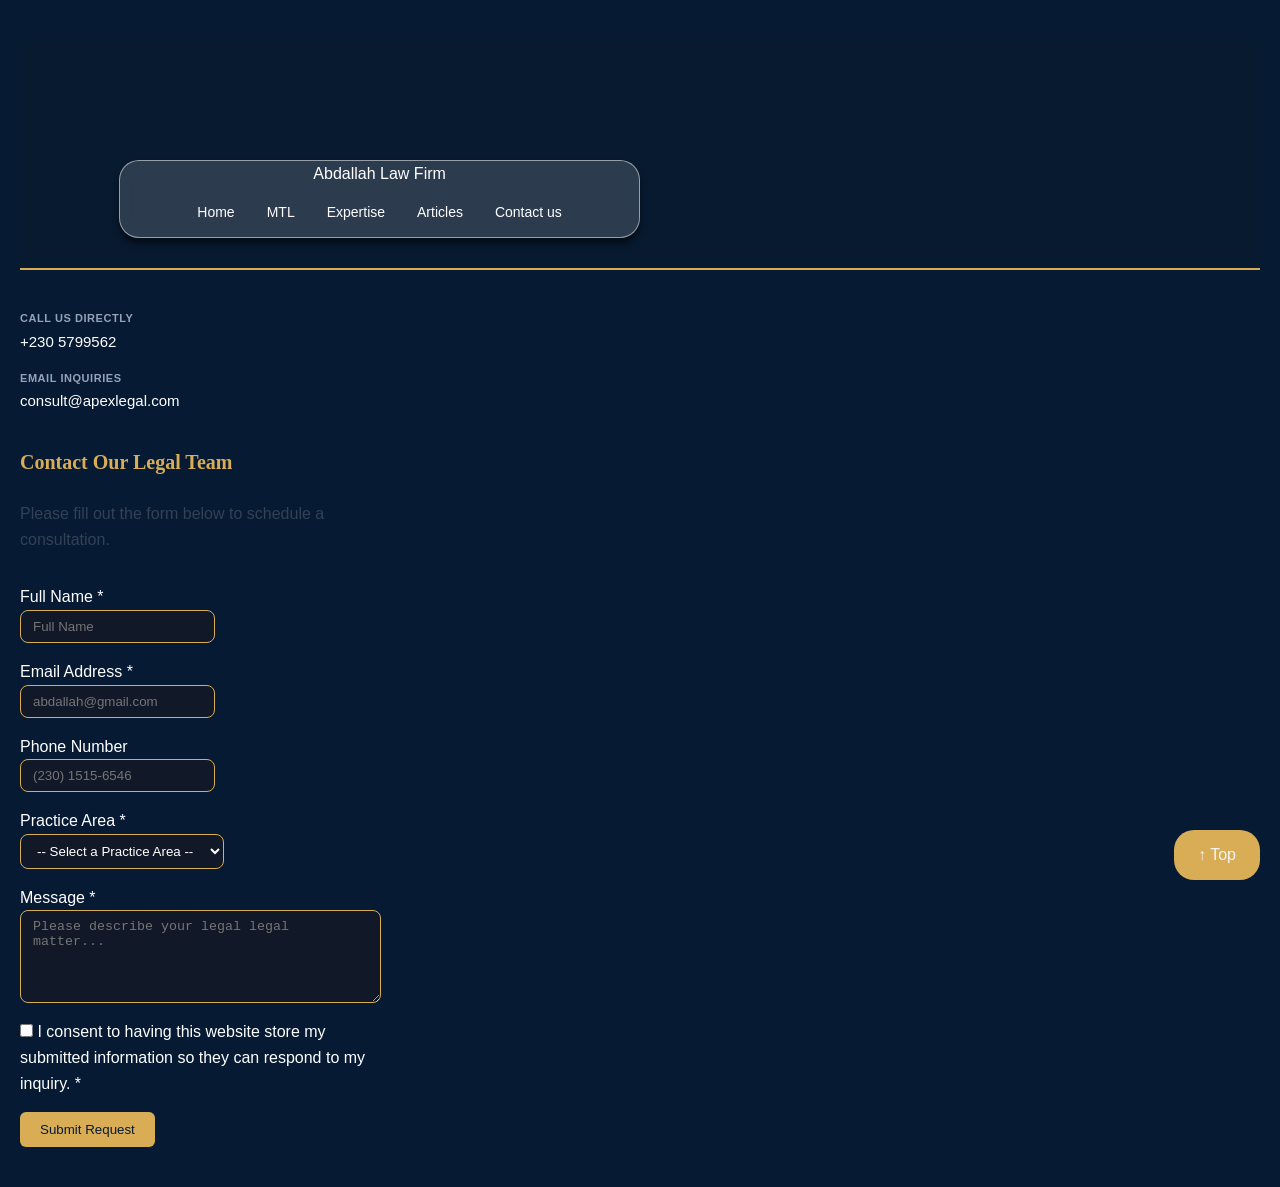
<file: contact.html>
<html lang="en">
    <link rel="stylesheet" href="style.css">

<head>

<meta charset="UTF-8">
<meta name="viewport" content="width=device-width, initial-scale=1.0">

<title>Abdallah Law Firm</title>

</head>

  <body>
    <header>

   


   <nav class="nav">
    <div class="logo">Abdallah Law Firm</div>
      
<ul>


   <li><a href="index.html">Home</a></li>
    <li><a href="meet-the-lawyer.html">MTL</a></li>
    <li><a href="Expertise.html">Expertise</a></li>
    <li><a href="articles.html">Articles</a></li>
    <li><a href="contact.html">Contact us</a></li>
   

</ul>
   </nav>
   </hr>
</header>
<div id="top"></div>

 <div class="contact-list">

    
    <div class="text-group">
      <div>Call Us Directly</div>
      <a href="tel:+230 5799562">+230 5799562</a>
    </div>

   
    <div class="text-group">
      <div>Email Inquiries</div>
      <a href="abdallah@gmail.com">consult@apexlegal.com</a>
    </div>

    

  <h2 style="color: #d8ad55;">Contact Our Legal Team</h2>
  <p>Please fill out the form below to schedule a consultation.</p>

  <form action="#" method="post">
    
   
    <p>
      <label for="fullname"; style="color: #ffffff;">Full Name *</label><br>
      <input type="text" id="fullname" name="fullname" required placeholder="Full Name">
    </p>

   
    <p>
      <label for="email"; style="color: #ffffff;">Email Address *</label><br>
      <input type="email" id="email" name="email" required placeholder="abdallah@gmail.com">
    </p>


    <p>
      <label for="phone"; style="color: #ffffff;">Phone Number</label><br>
      <input type="tel" id="phone" name="phone" placeholder="(230) 1515-6546">
    </p>

   
    <p>
      <label for="practice_area"; style="color: #ffffff;">Practice Area *</label><br>
      <select id="practice_area" name="practice_area" required>
        <option value="" disabled selected>-- Select a Practice Area --</option>
        <option value="Family Law">Family Law</option>
        <option value="Criminal Law">Criminal Law</option>
        <option value="Labour/Employment Law">Labour/Employment Law</option>
        <option value="Tenancy and Rental Law">Tenancy and Rental Law</option>
        <option value="Commercial Law">Commercial Law</option>
        <option value="Contractual Disputes">Contractual Disputes</option>
        <option value="Litigation and Arbitration">Litigation and Arbitration</option>
        <option value="Mediation">Mediation</option>
        <option value="Contract Drafting">Contract Drafting</option>
      </select>
    </p>

    <p>
      <label for="message"; style="color: #ffffff;">Message *</label><br>
      <textarea id="message" name="message" rows="5" cols="40" required placeholder="Please describe your legal legal matter..."></textarea>
    </p>


    <p>
      <input type="checkbox" id="consent" name="consent" required>
      <label for="consent"; style="color: #ffffff;">I consent to having this website store my submitted information so they can respond to my inquiry. *</label>
    </p>

   
    <p>
      <button type="submit" style="background-color: #d8ad55; color: #061a33; border: none; padding: 10px 20px; border-radius: 6px; cursor: pointer; transition: background-color 0.2s ease; ">Submit Request</button>
    </p>

  </form>

  <a href="#top" class="back-to-top-button">↑ Top</a>

</body>
</file>
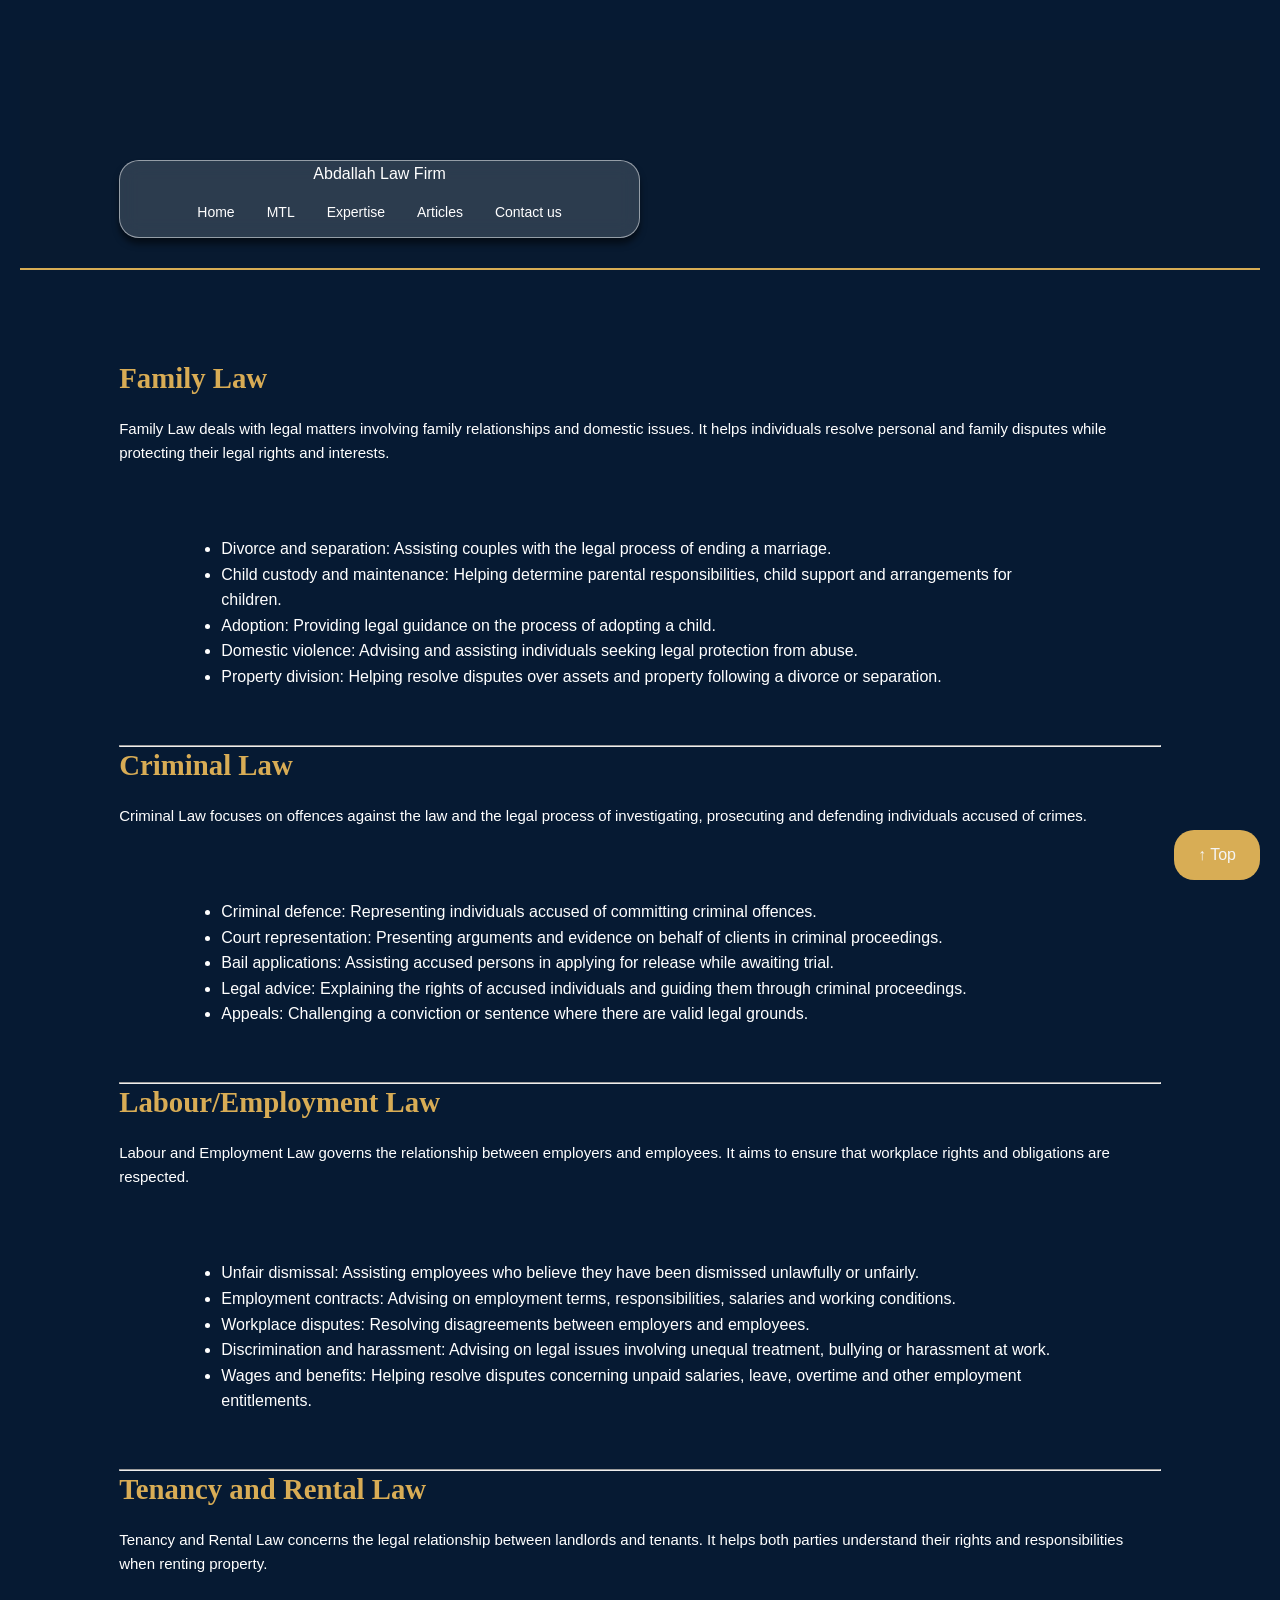
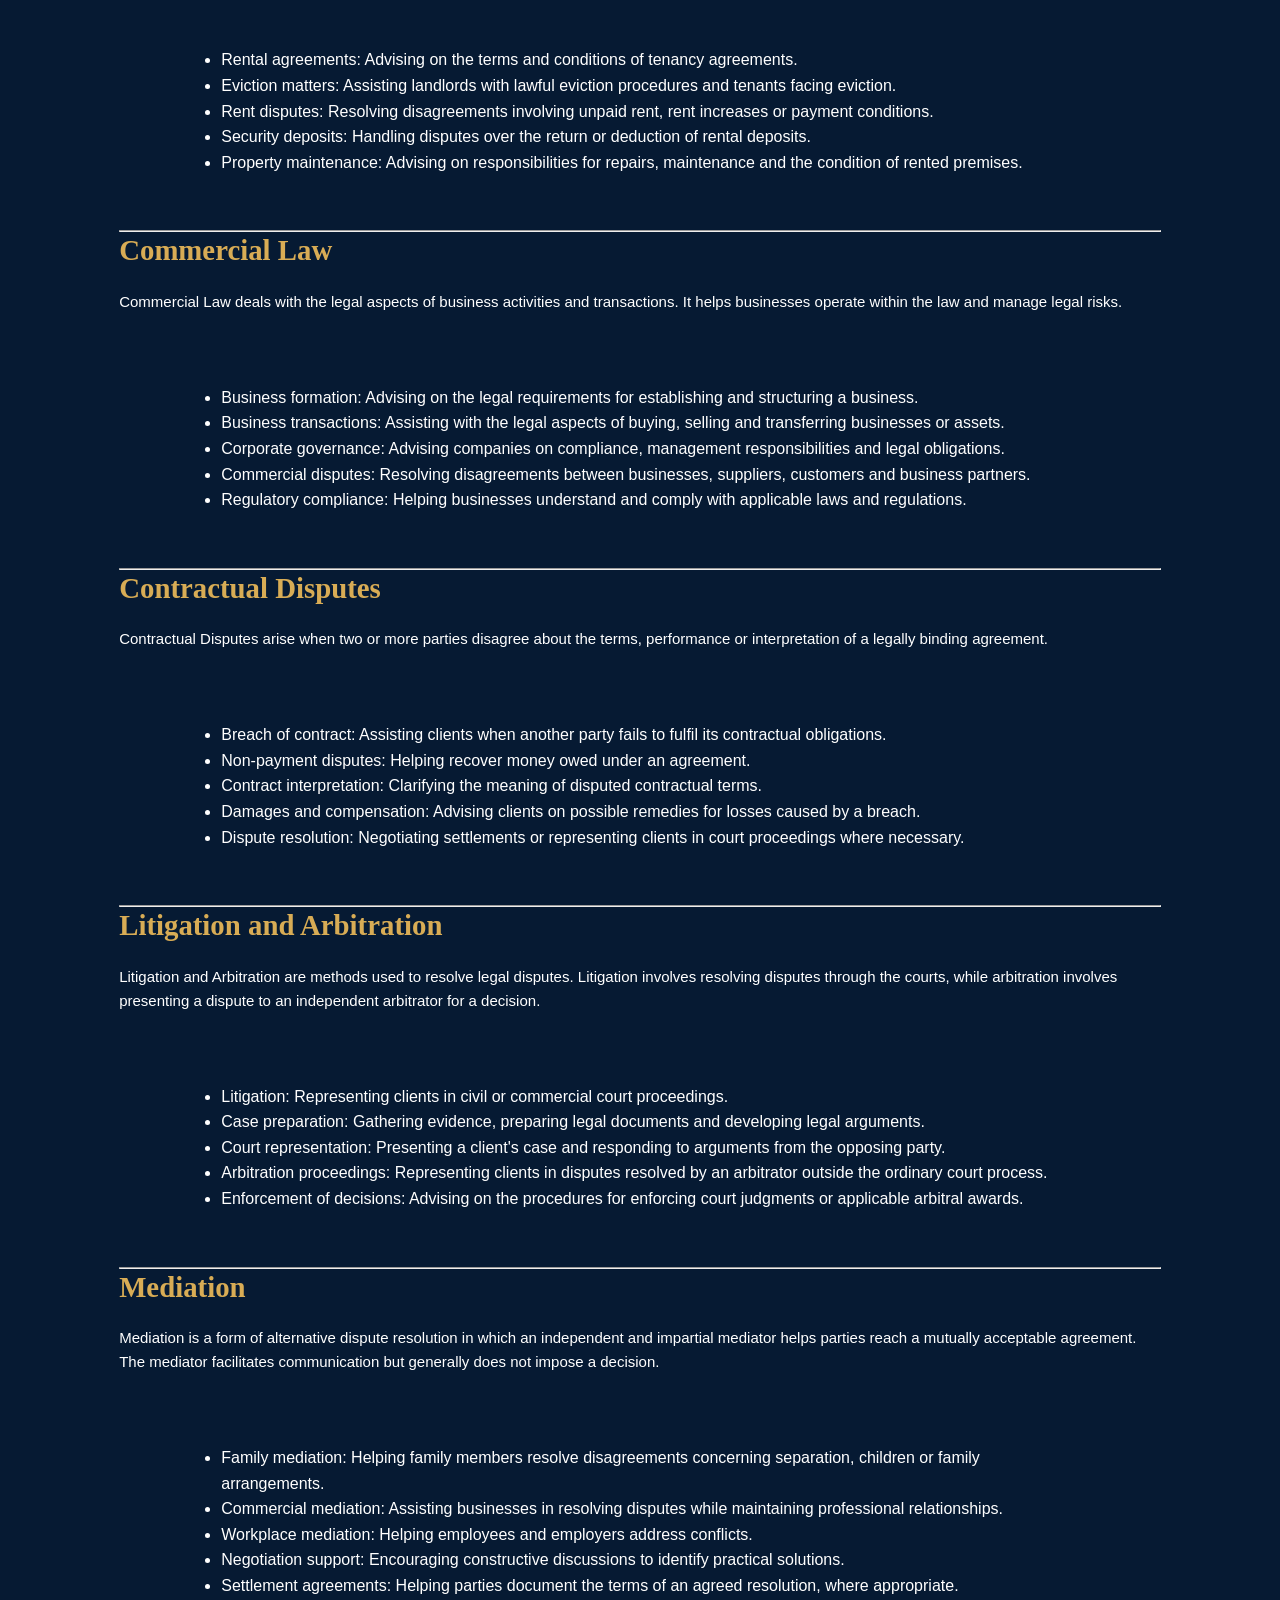
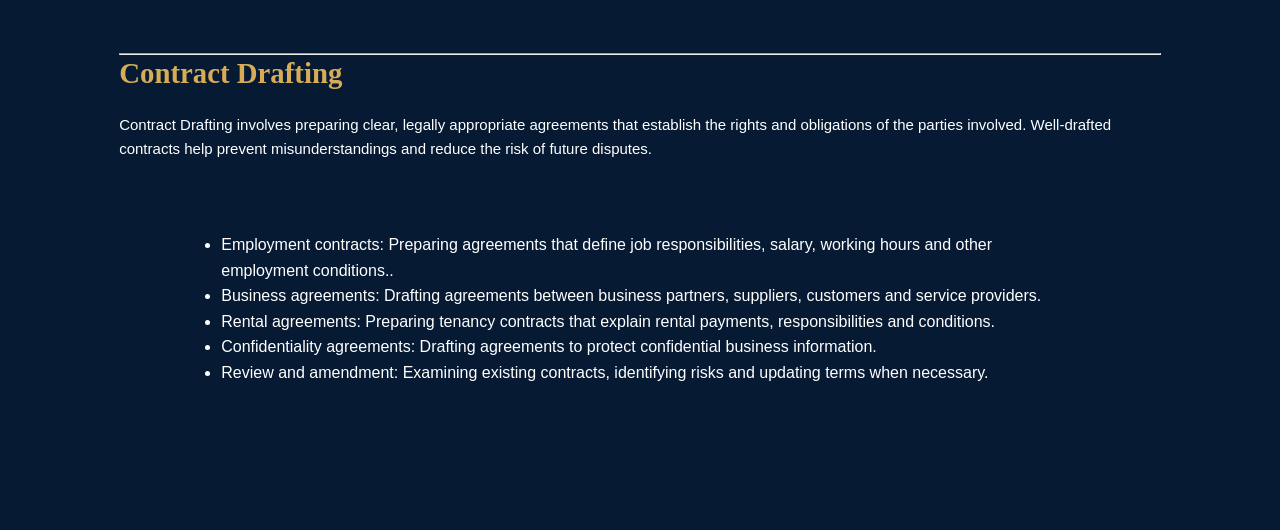
<file: expertise.html>
<html lang="en">
    <link rel="stylesheet" href="style.css">

<head>

<meta charset="UTF-8">
<meta name="viewport" content="width=device-width, initial-scale=1.0">

<title>Abdallah Law Firm</title>



</head>

  <body>
    <header>

   


     <nav class="nav">
    <div class="logo">Abdallah Law Firm</div>
      
<ul>


   <li><a href="index.html">Home</a></li>
    <li><a href="meet-the-lawyer.html">MTL</a></li>
    <li><a href="Expertise.html">Expertise</a></li>
    <li><a href="articles.html">Articles</a></li>
    <li><a href="contact.html">Contact us</a></li>
   

</ul>
   </nav>
   </hr>
</header>
 <div id="top"></div>

<section id = "expertise">

<h1>Family Law</h1>
<p>Family Law deals with legal matters involving family relationships and domestic issues. It helps individuals resolve personal and family disputes while protecting their legal rights and interests.</p>


<article>

<ul>
<li>Divorce and separation: Assisting couples with the legal process of ending a marriage.</li>
<li>Child custody and maintenance: Helping determine parental responsibilities, child support and arrangements for children.</li>
<li>Adoption: Providing legal guidance on the process of adopting a child.</li>
<li>Domestic violence: Advising and assisting individuals seeking legal protection from abuse.</li>
<li>Property division: Helping resolve disputes over assets and property following a divorce or separation.</li>

</article>
</ul>
<hr>

<h1>Criminal Law</h1>
<p> Criminal Law focuses on offences against the law and the legal process of investigating, prosecuting and defending individuals accused of crimes.</p>


<article>

<ul>
<li>Criminal defence: Representing individuals accused of committing criminal offences.</li>
<li>Court representation: Presenting arguments and evidence on behalf of clients in criminal proceedings.</li>
<li>Bail applications: Assisting accused persons in applying for release while awaiting trial.</li>
<li>Legal advice: Explaining the rights of accused individuals and guiding them through criminal proceedings.</li>
<li>Appeals: Challenging a conviction or sentence where there are valid legal grounds.</li>

</article>
</ul>
<hr>

<h1>Labour/Employment Law</h1>
<p>Labour and Employment Law governs the relationship between employers and employees. It aims to ensure that workplace rights and obligations are respected.</p>


<article>

<ul>
<li>Unfair dismissal: Assisting employees who believe they have been dismissed unlawfully or unfairly.</li>
<li>Employment contracts: Advising on employment terms, responsibilities, salaries and working conditions.</li>
<li>Workplace disputes: Resolving disagreements between employers and employees.</li>
<li>Discrimination and harassment: Advising on legal issues involving unequal treatment, bullying or harassment at work.</li>
<li>Wages and benefits: Helping resolve disputes concerning unpaid salaries, leave, overtime and other employment entitlements.</li>

</article>
</ul>
<hr>

<h1>Tenancy and Rental Law</h1>
<p>Tenancy and Rental Law concerns the legal relationship between landlords and tenants. It helps both parties understand their rights and responsibilities when renting property.</p>


<article>

<ul>
<li>Rental agreements: Advising on the terms and conditions of tenancy agreements.</li>
<li>Eviction matters: Assisting landlords with lawful eviction procedures and tenants facing eviction.</li>
<li>Rent disputes: Resolving disagreements involving unpaid rent, rent increases or payment conditions.</li>
<li>Security deposits: Handling disputes over the return or deduction of rental deposits.</li>
<li>Property maintenance: Advising on responsibilities for repairs, maintenance and the condition of rented premises.</li>

</article>
</ul>
<hr>

<h1>Commercial Law</h1>
<p>Commercial Law deals with the legal aspects of business activities and transactions. It helps businesses operate within the law and manage legal risks.</p>


<article>

<ul>
<li>Business formation: Advising on the legal requirements for establishing and structuring a business.</li>
<li>Business transactions: Assisting with the legal aspects of buying, selling and transferring businesses or assets.</li>
<li>Corporate governance: Advising companies on compliance, management responsibilities and legal obligations.</li>
<li>Commercial disputes: Resolving disagreements between businesses, suppliers, customers and business partners.</li>
<li>Regulatory compliance: Helping businesses understand and comply with applicable laws and regulations.</li>

</article>
</ul>
<hr>

<h1>Contractual Disputes</h1>
<p>Contractual Disputes arise when two or more parties disagree about the terms, performance or interpretation of a legally binding agreement.</p>


<article>

<ul>
<li>Breach of contract: Assisting clients when another party fails to fulfil its contractual obligations.</li>
<li>Non-payment disputes: Helping recover money owed under an agreement.</li>
<li>Contract interpretation: Clarifying the meaning of disputed contractual terms.</li>
<li>Damages and compensation: Advising clients on possible remedies for losses caused by a breach.</li>
<li>Dispute resolution: Negotiating settlements or representing clients in court proceedings where necessary.</li>

</article>
</ul>
<hr>

<h1>Litigation and Arbitration</h1>
<p>Litigation and Arbitration are methods used to resolve legal disputes. Litigation involves resolving disputes through the courts, while arbitration involves presenting a dispute to an independent arbitrator for a decision.</p>


<article>

<ul>
<li>Litigation: Representing clients in civil or commercial court proceedings.</li>
<li>Case preparation: Gathering evidence, preparing legal documents and developing legal arguments.</li>
<li>Court representation: Presenting a client's case and responding to arguments from the opposing party.</li>
<li>Arbitration proceedings: Representing clients in disputes resolved by an arbitrator outside the ordinary court process.</li>
<li>Enforcement of decisions: Advising on the procedures for enforcing court judgments or applicable arbitral awards.</li>

</article>
</ul>
<hr>

<h1>Mediation</h1>
<p>Mediation is a form of alternative dispute resolution in which an independent and impartial mediator helps parties reach a mutually acceptable agreement. The mediator facilitates communication but generally does not impose a decision.</p>


<article>

<ul>
<li>Family mediation: Helping family members resolve disagreements concerning separation, children or family arrangements.</li>
<li>Commercial mediation: Assisting businesses in resolving disputes while maintaining professional relationships.</li>
<li>Workplace mediation: Helping employees and employers address conflicts.</li>
<li>Negotiation support: Encouraging constructive discussions to identify practical solutions.</li>
<li>Settlement agreements: Helping parties document the terms of an agreed resolution, where appropriate.</li>

</article>
</ul>
<hr> 

<h1>Contract Drafting</h1>
<p>Contract Drafting involves preparing clear, legally appropriate agreements that establish the rights and obligations of the parties involved. Well-drafted contracts help prevent misunderstandings and reduce the risk of future disputes.</p>


<article>

<ul>
<li>Employment contracts: Preparing agreements that define job responsibilities, salary, working hours and other employment conditions..</li>
<li>Business agreements: Drafting agreements between business partners, suppliers, customers and service providers.</li>
<li>Rental agreements: Preparing tenancy contracts that explain rental payments, responsibilities and conditions.</li>
<li>Confidentiality agreements: Drafting agreements to protect confidential business information.</li>
<li>Review and amendment: Examining existing contracts, identifying risks and updating terms when necessary.</li>

</article>
</ul>
</section>

<a href="#top" class="back-to-top-button">↑ Top</a>


</body>
</html>
</file>
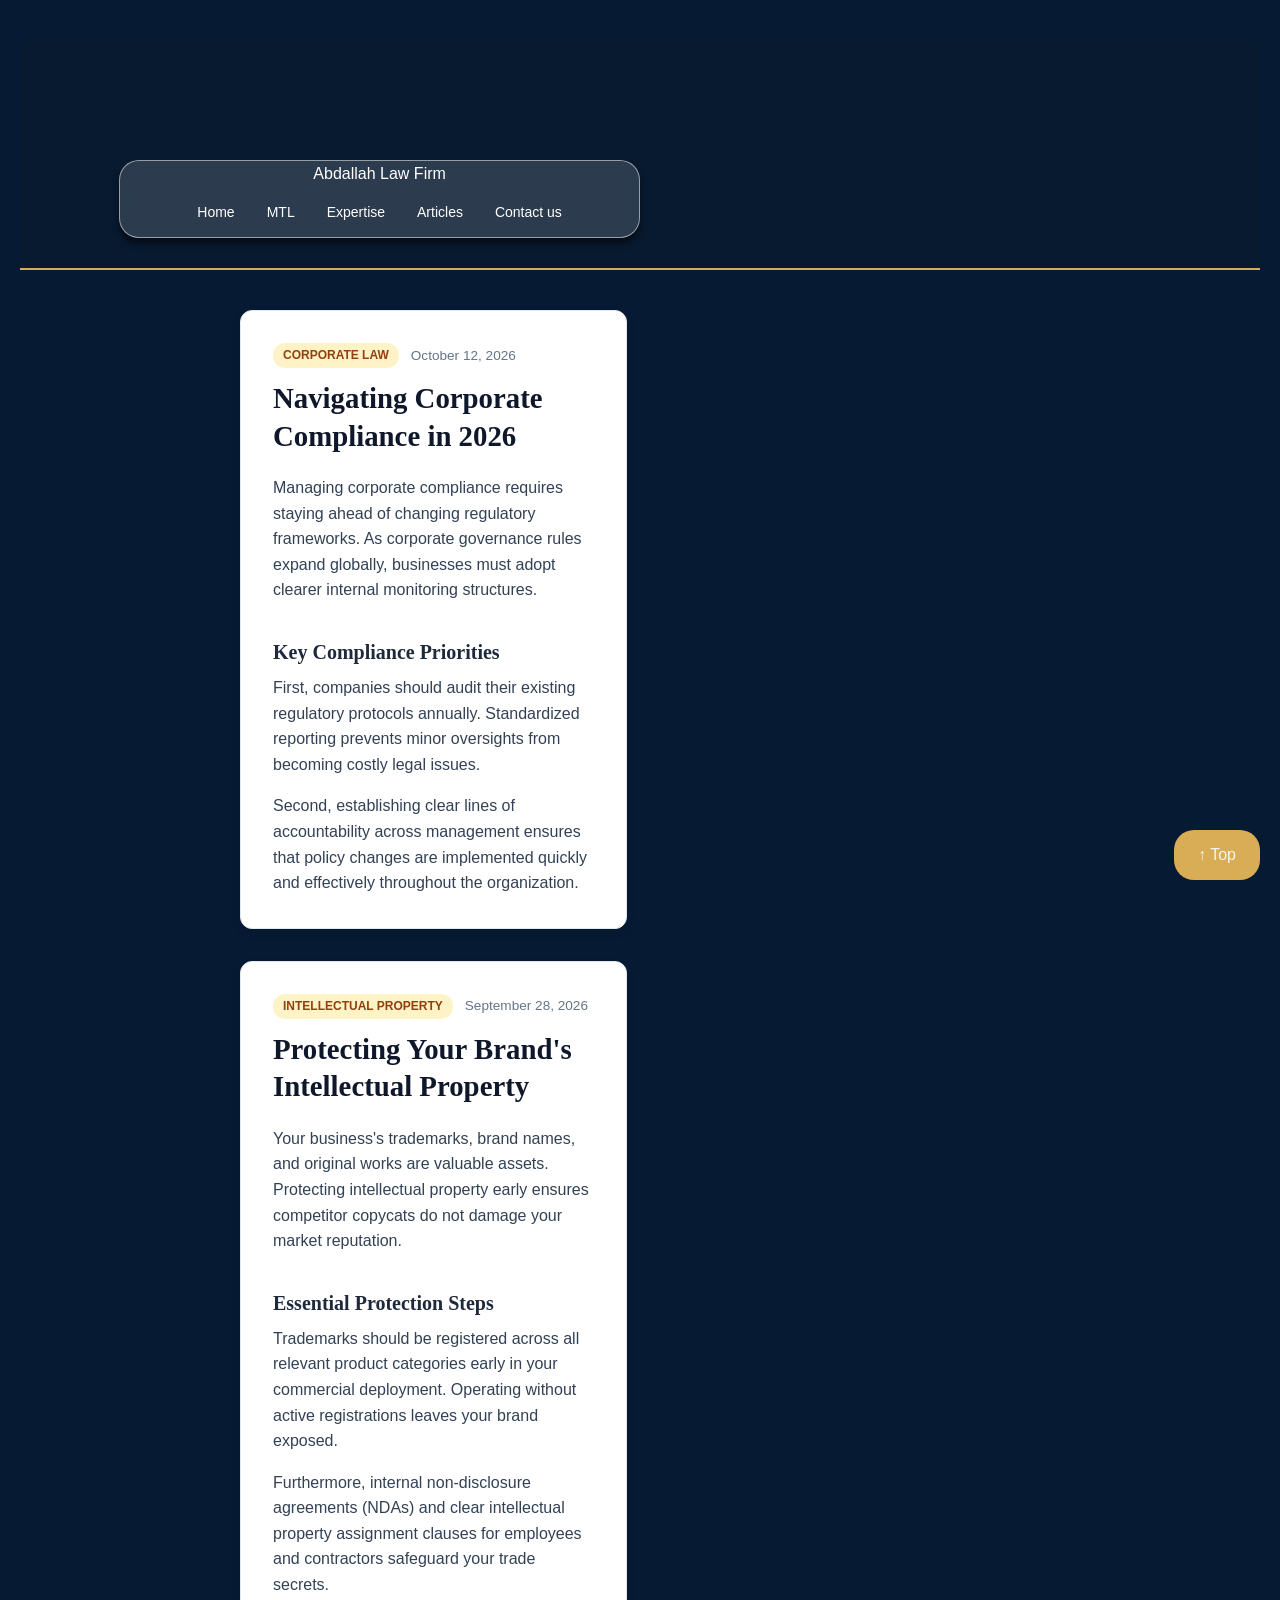
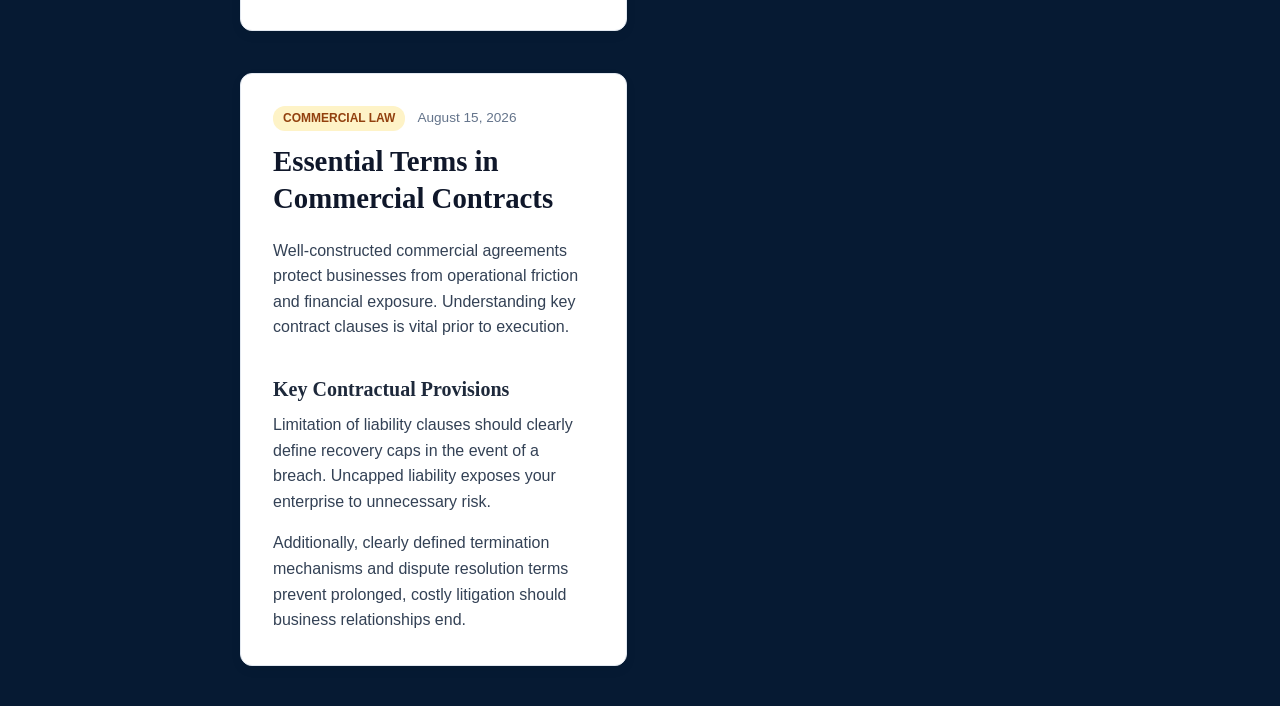
<file: full-article.html>
<html lang="en">
    <link rel="stylesheet" href="style.css">

<head>

<meta charset="UTF-8">
<meta name="viewport" content="width=device-width, initial-scale=1.0">

<title>Abdallah Law Firm</title>




</head>

</head>
<title>Legal Articles</title>
   
</head>
<body>
  <header>

   


     <nav class="nav">
    <div class="logo">Abdallah Law Firm</div>
      
<ul>


   <li><a href="index.html">Home</a></li>
    <li><a href="meet-the-lawyer.html">MTL</a></li>
    <li><a href="Expertise.html">Expertise</a></li>
    <li><a href="articles.html">Articles</a></li>
    <li><a href="contact.html">Contact us</a></li>
   

</ul>
   </nav>
   </hr>
</header>
<div id="top"></div>
    <div class="container">

        <!-- ARTICLE 1 -->
        <article class="article-card">
            <div class="article-meta">
                <span class="category-badge">Corporate Law</span>
                <span>October 12, 2026</span>
            </div>

            <h1>Navigating Corporate Compliance in 2026</h1>

            <p>Managing corporate compliance requires staying ahead of changing regulatory frameworks. As corporate governance rules expand globally, businesses must adopt clearer internal monitoring structures.</p>

            <h2>Key Compliance Priorities</h2>
            <p>First, companies should audit their existing regulatory protocols annually. Standardized reporting prevents minor oversights from becoming costly legal issues.</p>
            
            <p>Second, establishing clear lines of accountability across management ensures that policy changes are implemented quickly and effectively throughout the organization.</p>
        </article>

        <!-- ARTICLE 2 -->
        <article class="article-card">
            <div class="article-meta">
                <span class="category-badge">Intellectual Property</span>
                <span>September 28, 2026</span>
            </div>

            <h1>Protecting Your Brand's Intellectual Property</h1>

            <p>Your business's trademarks, brand names, and original works are valuable assets. Protecting intellectual property early ensures competitor copycats do not damage your market reputation.</p>

            <h2>Essential Protection Steps</h2>
            <p>Trademarks should be registered across all relevant product categories early in your commercial deployment. Operating without active registrations leaves your brand exposed.</p>
            
            <p>Furthermore, internal non-disclosure agreements (NDAs) and clear intellectual property assignment clauses for employees and contractors safeguard your trade secrets.</p>
        </article>

        <!-- ARTICLE 3 -->
        <article class="article-card">
            <div class="article-meta">
                <span class="category-badge">Commercial Law</span>
                <span>August 15, 2026</span>
            </div>

            <h1>Essential Terms in Commercial Contracts</h1>

            <p>Well-constructed commercial agreements protect businesses from operational friction and financial exposure. Understanding key contract clauses is vital prior to execution.</p>

            <h2>Key Contractual Provisions</h2>
            <p>Limitation of liability clauses should clearly define recovery caps in the event of a breach. Uncapped liability exposes your enterprise to unnecessary risk.</p>
            
            <p>Additionally, clearly defined termination mechanisms and dispute resolution terms prevent prolonged, costly litigation should business relationships end.</p>
        </article>

    </div>

    <a href="#top" class="back-to-top-button">↑ Top</a>
    
</body>
</html>
</file>
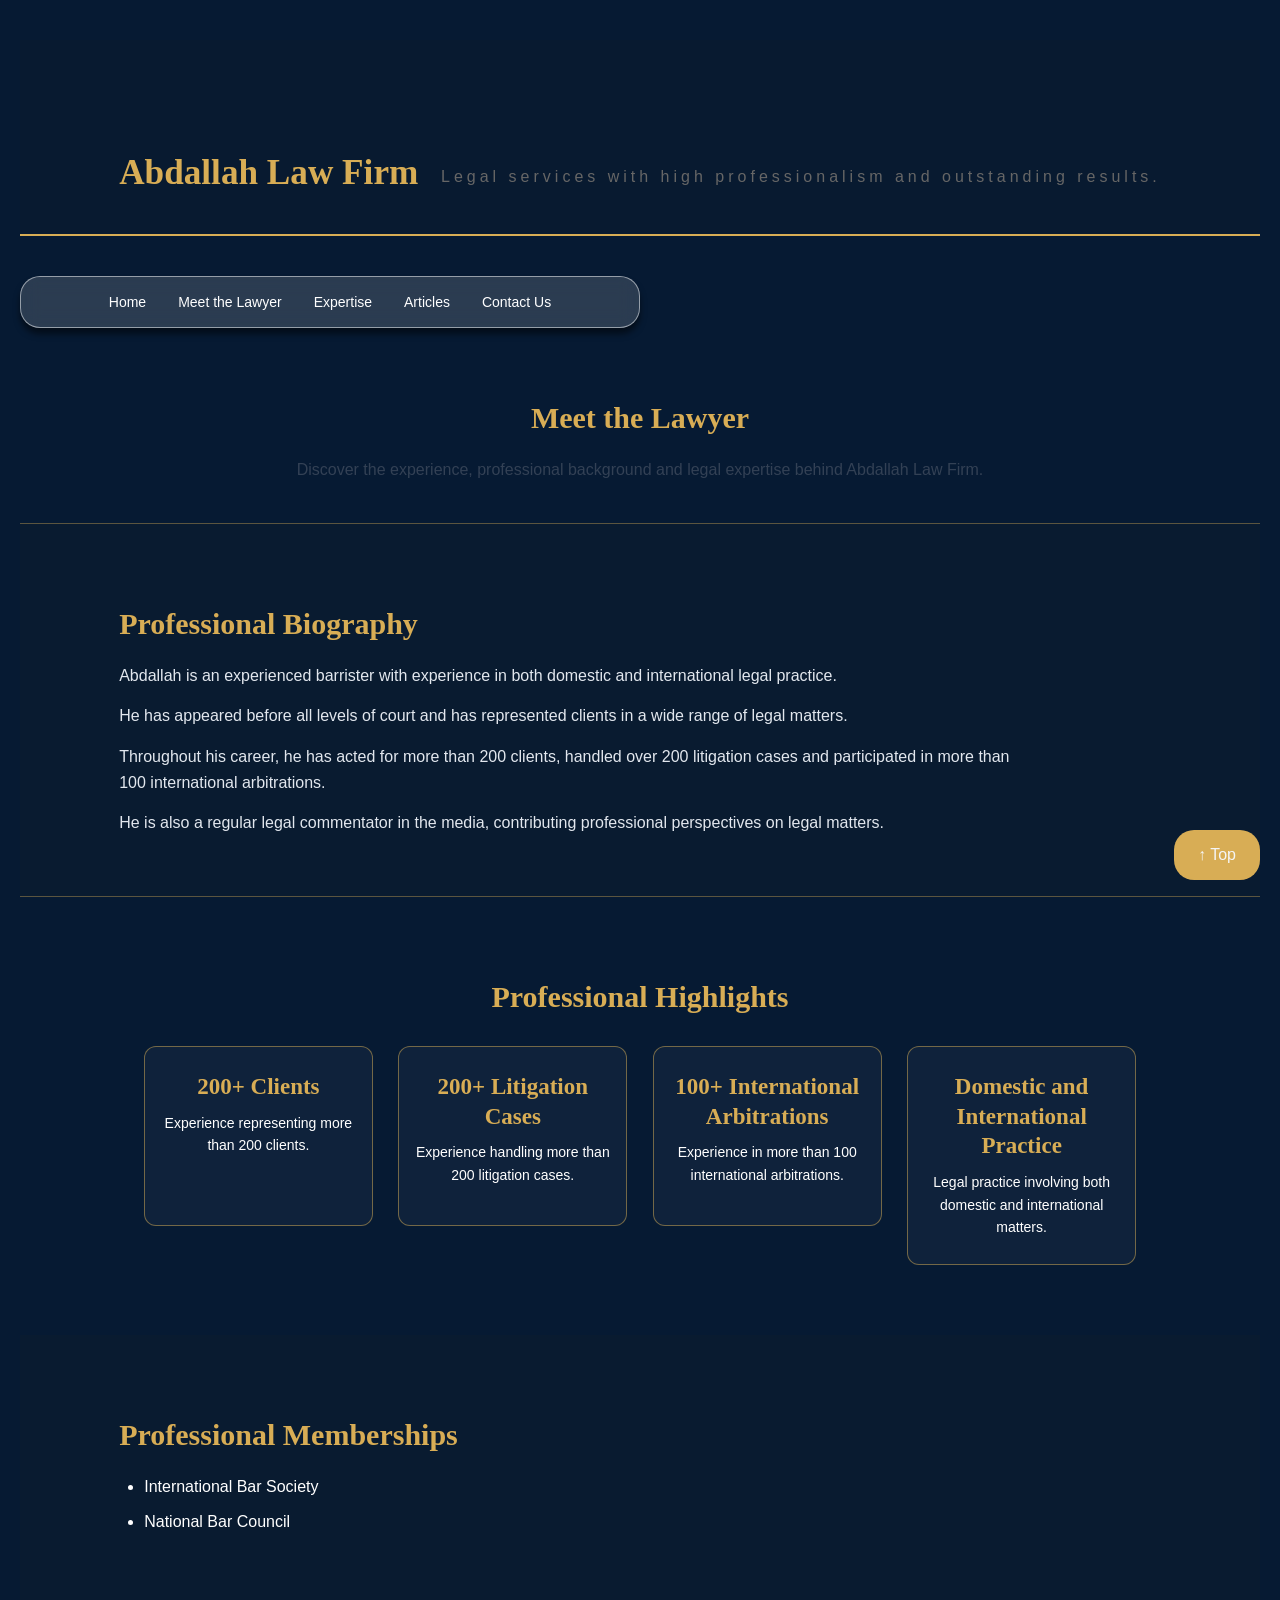
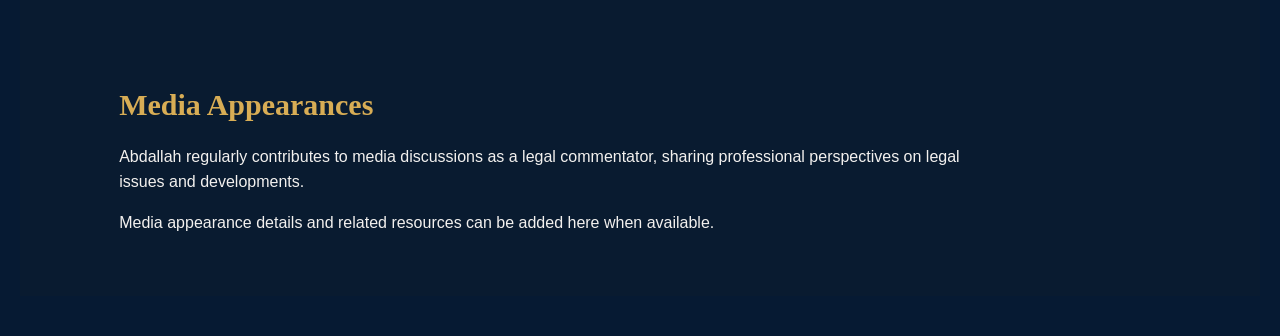
<file: meet-the-lawyer.html>
<html lang="en">
     <link rel="stylesheet" href="style.css">

<head>
    <meta charset="UTF-8">
    <meta name="viewport" content="width=device-width, initial-scale=1.0">

    <title>Meet the Lawyer | Abdallah Law Firm</title>
</head>

<body>

    
    <header>
        <h1>Abdallah Law Firm</h1>
        <p>Legal services with high professionalism and outstanding results.</p>
    </header>

  
    <nav class="nav">
        <ul>
            <li><a href="index.html">Home</a></li>
            <li><a href="meet-the-lawyer.html">Meet the Lawyer</a></li>
            <li><a href="expertise.html">Expertise</a></li>
            <li><a href="articles.html">Articles</a></li>
            <li><a href="contact.html">Contact Us</a></li>
        </ul>
    </nav>

    <!-- MAIN CONTENT -->
    <main>
   <div id="top"></div>
       
        <section id="introduction">
            <h2>Meet the Lawyer</h2>

            <p>
                Discover the experience, professional background and legal
                expertise behind Abdallah Law Firm.
            </p>
        </section>

      
        <section id="biography">
            <h2>Professional Biography</h2>

            <p>
                Abdallah is an experienced barrister with experience in both
                domestic and international legal practice.
            </p>

            <p>
                He has appeared before all levels of court and has represented
                clients in a wide range of legal matters.
            </p>

            <p>
                Throughout his career, he has acted for more than 200 clients,
                handled over 200 litigation cases and participated in more
                than 100 international arbitrations.
            </p>

            <p>
                He is also a regular legal commentator in the media,
                contributing professional perspectives on legal matters.
            </p>
        </section>

        
        <section id="highlights">
            <h2>Professional Highlights</h2>

            <article>
                <h3>200+ Clients</h3>
                <p>Experience representing more than 200 clients.</p>
            </article>

            <article>
                <h3>200+ Litigation Cases</h3>
                <p>Experience handling more than 200 litigation cases.</p>
            </article>

            <article>
                <h3>100+ International Arbitrations</h3>
                <p>Experience in more than 100 international arbitrations.</p>
            </article>

            <article>
                <h3>Domestic and International Practice</h3>
                <p>
                    Legal practice involving both domestic and international
                    matters.
                </p>
            </article>
        </section>

        <section id="memberships">
            <h2>Professional Memberships</h2>

            <ul>
                <li>International Bar Society</li>
                <li>National Bar Council</li>
            </ul>
        </section>

    
        <section id="media">
            <h2>Media Appearances</h2>

            <p>
                Abdallah regularly contributes to media discussions as a
                legal commentator, sharing professional perspectives on
                legal issues and developments.
            </p>

            <p>
                Media appearance details and related resources can be added
                here when available.
            </p>
        </section>

      <a href="#top" class="back-to-top-button">↑ Top</a>

</body>
</html>
</file>
<file: style.css>
.nav{
    margin-top:10;
     background-color: rgba(255, 255, 255, 0.15);
    backdrop-filter: blur(10px);
    position: relative;
    width: 50%;
    min-height: 50px;
    border: 1px solid rgba(255, 255, 255, 0.5);
    border-radius: 20px;
    box-shadow: 0 6px 6px rgba(0, 0, 0, 0.5);
    
   }
   .nav ul{
    list-style-type: none;
    margin: 0;
    padding: 0;
    display: flex;
    justify-content: center;
    align-items: center;
    flex-wrap: wrap;
   }

   .nav ul li{
    float: none;
   }
  
  .nav li a{
    display: block;
    color: white;
    padding: 14px 16px;
    text-decoration: none;
    font-size: 14px;
    transition: 0.3s;
   }
   .nav li a:hover{
    background-color: #d8ad55;
    color: #061a33;
    border-radius: 20px;
   }
   


* {
    margin: 0;
    padding: 0;
    box-sizing: border-box;
}

html {
    scroll-behavior: smooth;
}

body {
    font-family: Arial, Helvetica, sans-serif;
    background-color: #ffffff;
    color: #ffffff;
    line-height: 1.6;
}

h1,
h2,
h3 {
    font-family: Georgia, "Times New Roman", serif;
    line-height: 1.3;
}

h2 {
    font-size: 32px;
    margin-bottom: 20px;
}

p {
    margin-bottom: 15px;
    color: #ffffff;
}

a {
    text-decoration: none;
    color: inherit;
}

img {
    max-width: 100%;
    display: block;
}


header {
    background-color: #061a33;
    color: white;
    padding: 15px 6%;
    display: flex;
    justify-content: space-between;
    align-items: center;
    flex-wrap: wrap;
    gap: 20px;
    border-bottom: 2px solid #c99a3b;
}

header h2 {
    font-size: 28px;
    color: #d8ad55;
    margin-bottom: 0;
    letter-spacing: 2px;
}

header p {
    font-size: 11px;
    letter-spacing: 4px;
    margin-bottom: 0;
    color: #fbf9f9;
}



#hero {
    min-height: 450px;
    padding: 100px 8%;
    background:
        linear-gradient(
            90deg,
            rgba(3, 18, 38, 0.96),
            rgba(3, 18, 38, 0.65)
        ),
        url("https://images.unsplash.com/photo-1589829545856-d10d557cf95f")
        center / cover no-repeat;

    color: white;
}

#hero img {
    display: none;
}

#hero h1 {
    max-width: 650px;
    font-size: 48px;
    margin-bottom: 20px;
    color:#e9eaed
}

#hero p {
    max-width: 550px;
    font-size: 17px;
    margin-bottom: 25px;
    color:#e9eaed
}

#hero a {
    display: inline-block;
    padding: 12px 22px;
    margin: 5px 10px 5px 0;
    border: 1px solid #d8ad55;
    border-radius: 4px;
    transition: 0.3s ease;
}

#hero a:first-of-type {
    background-color: #d8ad55;
    color: #ebedec;
}

#hero a:last-of-type {
    color: white;
}

#hero a:hover {
    background-color: white;
    color: #061a33;
    border-color: white;
}



#about {
    padding: 70px 8%;
    background-color: #ffffff;
}

#about h2 {
    color: #061a33;
}

#about p {
    max-width: 850px;
    font-size: 16px;
  
}

#about a {
    display: inline-block;
    background-color: #0b3158;
    color: white;
    padding: 12px 22px;
    border-radius: 4px;
    transition: 0.3s ease;
}

#about a:hover {
    background-color: #d8ad55;
    color: #061a33;
}

#experience p{
    color: #fbfbfb;
}


#services {
    padding: 70px 8%;
    background-color: #f3f5f7;
    text-align: center;
}

#services > p {
    margin-bottom: 35px;
}

#services article {
    display: inline-block;
    vertical-align: top;
    width: 30%;
    min-height: 155px;
    padding: 25px 18px;
    margin: 1%;
    background-color: white;
    border: 1px solid #e2e5e9;
    border-radius: 6px;
    transition: transform 0.3s ease,
                box-shadow 0.3s ease;
}

#services article:hover {
    transform: translateY(-5px);
    box-shadow: 0 8px 20px rgba(6, 26, 51, 0.12);
}

#services article h3 {
    color: #0b3158;
    font-size: 19px;
    margin-bottom: 12px;
}

#services article p {
    font-size: 14px;
}

#services > a {
    display: inline-block;
    margin-top: 25px;
    padding: 12px 24px;
    background-color: #061a33;
    color: white;
    border-radius: 4px;
    transition: 0.3s ease;
}

#services > a:hover {
    background-color: #d8ad55;
    color: #061a33;
}




#experience {
    padding: 65px 8%;
    background-color: #061a33;
    color: rgb(255, 255, 255);
    text-align: center;
}

#experience h2 {
    color: #d8ad55;
}

#experience article {
    display: inline-block;
    width: 30%;
    margin: 20px 1%;
    padding: 20px 10px;
    border-right: 1px solid #526176;
}

#experience article:last-child {
    border-right: none;
}

#experience article h3 {
    font-size: 42px;
    color: #d8ad55;
}

#experience article p {
    font-size: 15px;
    color: rgb(253, 253, 253);
}



#why-us {
    padding: 70px 8%;
    text-align: center;
    background-color: white;
}

#why-us article {
    display: inline-block;
    vertical-align: top;
    width: 30%;
    padding: 25px 18px;
    margin: 1%;
    border-bottom: 2px solid #d8ad55;
}

#why-us article h3 {
    color: #feffff;
    margin-bottom: 12px;
}

#why-us article p {
    font-size: 14px;
    color: #fafafb;
}




#testimonials {
    padding: 70px 8%;
    background-color: #eef2f5;
    text-align: center;
}

#testimonials article {
    display: inline-block;
    vertical-align: top;
    width: 30%;
    padding: 25px;
    margin: 1%;
    background-color: white;
    border-radius: 6px;
    box-shadow: 0 3px 12px rgba(0, 0, 0, 0.05);
}

#testimonials blockquote {
    font-style: italic;
    font-size: 15px;
    margin-bottom: 15px;
}

#testimonials article p {
    font-size: 13px;
    color: #526176;
}



#location {
    padding: 70px 8%;
    background-color: white;
    display: flex;
    justify-content: flex-end;
    align-items: flex-end;
}

#location h2 {
    color: #061a33;
    justify-content: flex-start;
    align-items: flex-start;
}

#location iframe {
    display: block;
    width: 50%;
    height: 350px;
    border: 0;
    border-radius: 6px;
    margin-top: 25px;
}



#consultation {
    padding: 65px 8%;
    background-color: #0b3158;
    color: white;
    text-align: center;
}

#consultation h2 {
    color: #d8ad55;
}

#consultation a {
    display: inline-block;
    padding: 13px 28px;
    background-color: #d8ad55;
    color: #ffffff;
    border-radius: 4px;
    font-weight: bold;
    transition: 0.3s ease;
}

#consultation a:hover {
    background-color: white;
}



footer {
    padding: 50px 8%;
    background-color: #041326;
    color: white;
}

footer h2 {
    color: #d8ad55;
    margin-bottom: 5px;
}

footer h3 {
    color: #d8ad55;
    font-size: 18px;
    margin: 25px 0 12px;
}

footer p {
    font-size: 14px;
}

footer a {
    display: inline-block;
    margin: 5px 12px 5px 0;
    font-size: 14px;
    transition: color 0.3s ease;
}

footer a:hover {
    color: #d8ad55;
}

footer p:last-child {
    border-top: 1px solid #526176;
    padding-top: 20px;
    margin-top: 25px;
}




@media screen and (max-width: 480px) {

    header {
        padding: 20px 5%;
        flex-direction: column;
    }

    header h2 {
        font-size: 25px;
    }

    nav {
        gap: 10px 15px;
    }

    nav a {
        font-size: 13px;
    }

    #hero {
        min-height: auto;
        padding: 65px 6%;
    }

    #hero h1 {
        font-size: 32px;
    }

    #hero p {
        font-size: 15px;
    }

    #hero a {
        display: block;
        width: fit-content;
        margin: 12px 0;
    }

    #about,
    #services,
    #experience,
    #why-us,
    #testimonials,
    #location,
    #consultation {
        padding: 45px 6%;
    }

    h2 {
        font-size: 27px;
    }

    #services article,
    #why-us article,
    #testimonials article {
        display: block;
        width: 100%;
        margin: 20px 0;
    }

    #experience article {
        display: block;
        width: 100%;
        margin: 15px 0;
        border-right: none;
        border-bottom: 1px solid #526176;
    }

    #location iframe {
        height: 280px;
    }

    footer {
        padding: 40px 6%;
    }

}




/* =========================
   GENERAL SETTINGS(page 2,meet the lawyer)
========================= */

* {
    margin: 0;
    padding: 0;
    box-sizing: border-box;
}

html {
    scroll-behavior: smooth;
}

body  {
    font-family: Arial, Helvetica, sans-serif;
    background-color: #061426;
    color: #ffffff;
    line-height: 1.6;
}

h1, h2, h3 {
    font-family: Georgia, "Times New Roman", serif;
}

a {
    text-decoration: none;
    color: white;
}
#highlights article p {
    color: #ffffff;
}

#media p {
    color: #f3f1ef;
}

#memberships li {
    color: #ffffff;
}

/* =========================
   NAVIGATION BAR
========================= */
.nav{
    margin-top:10;
     background-color: rgba(255, 255, 255, 0.15);
    backdrop-filter: blur(10px);
    position: relative;
    width: 50%;
    min-height: 50px;
    border: 1px solid rgba(255, 255, 255, 0.5);
    border-radius: 20px;
    box-shadow: 0 6px 6px rgba(0, 0, 0, 0.5);
    
   }
   .nav ul{
    list-style-type: none;
    margin: 0;
    padding: 0;
    display: flex;
    justify-content: center;
    align-items: center;
    flex-wrap: wrap;
   }

   .nav ul li{
    float: none;
   }
  
  .nav li a{
    display: block;
    color: white;
    padding: 14px 16px;
    text-decoration: none;
    font-size: 14px;
    transition: 0.3s;
   }
   .nav li a:hover{
    background-color: #d8ad55;
    color: #061a33;
    border-radius: 20px;
   }
   



header {
    padding: 110px 8% 30px;
    background-color: #081a30;
    text-align: center;
    border-bottom: 2px solid #d8ad55;
}

header h1 {
    color: #d8ad55;
    font-size: 38px;
    margin-bottom: 10px;
}

header p {
    color: #eeeeee;
}


main {
    width: 100%;
}

main section {
    padding: 60px 8%;
}

main h2 {
    font-size: 30px;
    margin-bottom: 20px;
    color: #d8ad55;
}

main p {
    margin-bottom: 15px;
}



#introduction {
    text-align: center;
    padding-top: 50px;
    padding-bottom: 40px;
}

#introduction p {
    max-width: 700px;
    margin: 0 auto;
}




#biography {
    background-color: #091b30;
    border-top: 1px solid rgba(216, 173, 85, 0.4);
    border-bottom: 1px solid rgba(216, 173, 85, 0.4);
}

#biography p {
    max-width: 900px;
    color: #e2e7ee;
}



#highlights {
    text-align: center;
}

#highlights article {
    display: inline-block;
    vertical-align: top;

    width: 22%;
    min-height: 180px;

    margin: 10px 1%;
    padding: 25px 15px;

    background-color: rgba(255, 255, 255, 0.04);

    border: 1px solid rgba(216, 173, 85, 0.5);
    border-radius: 12px;

    transition: 0.3s;
}

#highlights article:hover {
    transform: translateY(-5px);
    box-shadow: 0 8px 20px rgba(0, 0, 0, 0.3);
}

#highlights h3 {
    color: #d8ad55;
    font-size: 23px;
    margin-bottom: 10px;
}

#highlights article p {
    font-size: 14px;
}


#memberships {
    background-color: #091b30;
}

#memberships ul {
    padding-left: 25px;
}

#memberships li {
    margin-bottom: 10px;
}




#media {
    background-color: #091b30;
}

#media p {
    max-width: 850px;
}



#consultation {
    text-align: center;
    background-color: #10253e;
    border-top: 2px solid #d8ad55;
}

#consultation p {
    margin-bottom: 25px;
}

#consultation a {
    display: inline-block;

    background-color: #d8ad55;
    color: #061426;

    padding: 14px 25px;
    border-radius: 8px;

    font-weight: bold;
    transition: 0.3s;
}

#consultation a:hover {
    background-color: #ffffff;
    transform: translateY(-3px);
}




footer {
    padding: 40px 8%;
    background-color: #030d19;
    border-top: 1px solid #d8ad55;
    text-align: center;
}

footer h3 {
    color: #d8ad55;
    margin-bottom: 15px;
}

footer p {
    font-size: 14px;
    margin-bottom: 10px;
}



@media screen and (max-width: 480px) {

    .nav {
        width: 96%;
        top: 10px;
    }

    .nav ul {
        padding: 0 3px;
    }

    .nav li a {
        padding: 10px 5px;
        font-size: 11px;
    }

    header {
        padding: 120px 6% 30px;
    }

    header h1 {
        font-size: 27px;
    }

    main section {
        padding: 35px 6%;
    }

    main h2 {
        font-size: 25px;
    }

    #highlights article {
        display: block;
        width: 100%;
        margin: 15px 0;
    }

    #consultation a {
        padding: 12px 16px;
        font-size: 14px;
    }

    footer {
        padding: 30px 6%;
    }
}

/*Expertise page*/
       #expertise {
    padding: 4% 8%;
    background-color: #061a33;
    color: rgb(255, 255, 255);
    text-align: left;
}

#expertise h1 {
    color: #d8ac55;
}

#expertise article {
    display: inline-block;
    margin: 5px 5%;
    padding:50px 50px;
    color: rgb(255, 255, 255);
}



#expertise p {
    font-size: 15px;
    color: rgb(255, 255, 255);
}

.back-to-top-button {
    position: fixed;
    bottom: 20px;
    right: 20px;
    padding: 10px 15px;
    background-color: #d8ad55;
    color: whitesmoke;
    padding: 12px 24px;
    border-radius: 20px;
}
    .back-to-top-button:hover{
    background-color: hsl(0, 0%, 100%);
    color: #061a33;
    border-radius: 20px;
   }

 
   
    * {
      box-sizing: border-box;
      margin: 0;
      padding: 0;
    }

    body {
      font-family: 'Segoe UI', Tahoma, Geneva, Verdana, sans-serif;
      background-color: #061a33;
      color: #333;
      line-height: 1.6;
      padding: 40px 20px;
    }

    /* Container */
    .container {
      max-width: 1000px;
      margin: 0 auto;
    }

    /* Page Header */
    header {
      text-align: center;
      margin-bottom: 40px;
    }

    header h1 {
      color: #d8ad55;
      font-size: 2.2rem;
      margin-bottom: 8px;
    }

    header p {
      color: #666;
      font-size: 1rem;
    }

    /* Cards Grid Layout: 2 Top, 1 Bottom Centered */
    .articles-grid {
      display: flex;
      flex-wrap: wrap;
      gap: 25px;
      justify-content: center;
    }

    /* Article Card Component */
    .article-card {
      background: #ffffff;
      border: 1px solid #e2e8f0;
      border-radius: 12px; /* Rounded borders */
      overflow: hidden;
      display: flex;
      flex-direction: column;
      width: calc(50% - 13px); /* 2 columns on desktop */
      transition: transform 0.2s ease, box-shadow 0.2s ease;
    }

    /* Target 3rd card specifically to occupy bottom centered row */
    .article-card:nth-child(3) {
      margin-top: 10px;
    }

    .article-card:hover {
      transform: translateY(-4px);
      box-shadow: 0 8px 20px rgba(0, 0, 0, 0.1);
    }

    /* Image Container */
    .card-image {
      width: 100%;
      height: 200px;
      object-fit: cover;
      background-color: #e9ecef;
    }

    /* Card Content */
    .card-body {
      padding: 24px;
      display: flex;
      flex-direction: column;
      flex-grow: 1;
    }

    .card-date {
      font-size: 0.825rem;
      color: #718096;
      font-weight: 600;
      text-transform: uppercase;
      letter-spacing: 0.5px;
      margin-bottom: 8px;
    }

    .card-title {
      font-size: 1.25rem;
      color: #1a2530;
      margin-bottom: 12px;
      line-height: 1.35;
    }

    .card-excerpt {
      font-size: 0.95rem;
      color: #4a5568;
      margin-bottom: 20px;
      flex-grow: 1;
    }

    /* Action Button */
    .card-link {
      display: inline-block;
      text-align: center;
      background-color: #1a2530;
      color: #ffffff;
      text-decoration: none;
      padding: 10px 18px;
      border-radius: 6px;
      font-size: 0.9rem;
      font-weight: 600;
      transition: background-color 0.2s ease;
    }

    .card-link:hover {
      background-color: #2c3e50;
    }

    /* Responsive Adjustments for Mobile Screens */
    @media (max-width: 768px) {
      .article-card {
        width: 100%; 
      }
      .article-card:nth-child(3) {
        margin-top: 0;
      }
    }
  

   
/*Contact page*/

body {
      background-color: #0b0f19;
      font-family: sans-serif;
      color: #ffffff;
      padding: 40px;
    }

    .contact-list {
      display: flex;
      flex-direction: column;
      gap: 16px;
      max-width: 350px;
    }

    .text-group div:first-child {
      font-size: 11px;
      font-weight: bold;
      color: #94a3b8;
      text-transform: uppercase;
      margin-bottom: 2px;
      letter-spacing: 0.05em;
    }

    .text-group a, 
    .text-group span {
      font-size: 15px;
      color: #ffffff;
      text-decoration: none;
    }

    .text-group a:hover {
      color: #d8ad55;
    }

    input[type="text"],
    input[type="email"],
    input[type="tel"],
    select,
    textarea {
      border-radius: 8px;
      border: 1px solid #d8ad55;
      padding: 8px 12px;
      background-color: #111827;
      color: #ffffff;
    }

  #submit-button {
        position: fixed;
    bottom: 20px;
    right: 20px;
    padding: 10px 15px;
    background-color: #d8ad55;
    color: whitesmoke;
    padding: 12px 24px;
    border-radius: 20px;
}
    .back-to-top-button:hover{
    background-color: hsl(0, 0%, 100%);
    color: #061a33;
    border-radius: 20px;
   }

 
    /* Global Reset & Basic Styling */
    * {
      box-sizing: border-box;
      margin: 0;
      padding: 0;
    }

    body article {
      font-family: 'Segoe UI', Tahoma, Geneva, Verdana, sans-serif;
      background-color: #061a33;
      color: #333;
      line-height: 1.6;
      padding: 40px 20px;
    }

    /* Container */
    .container {
      max-width: 1000px;
      margin: 0 auto;
    }

    /* Page Header */
    header {
      text-align: center;
      margin-bottom: 40px;
    }

    header h1 {
      color: #d8ad55;
      font-size: 2.2rem;
      margin-bottom: 8px;
    }

    header p {
      color: #666;
      font-size: 1rem;
    }

    /* Cards Grid Layout: 2 Top, 1 Bottom Centered */
    .articles-grid {
      display: flex;
      flex-wrap: wrap;
      gap: 25px;
      justify-content: center;
    }

    /* Article Card Component */
    .article-card {
      background: #0b3158;
      border: 1px solid #e2e8f0;
      border-radius: 12px; /* Rounded borders */
      box-shadow: 0 4px 12px rgba(0, 0, 0, 0.05); /* Soft shadow */
      overflow: hidden;
      display: flex;
     
      flex-direction: column;
      width: calc(50% - 13px); /* 2 columns on desktop */
      transition: transform 0.2s ease, box-shadow 0.2s ease;
    }

    /* Target 3rd card specifically to occupy bottom centered row */
    .article-card:nth-child(3) {
      margin-top: 10px;
    }

    .article-card:hover {
      transform: translateY(-4px);
      box-shadow: 0 8px 20px rgba(0, 0, 0, 0.1);
    }

    /* Image Container */
    .card-image {
      width: 100%;
      height: 200px;
      object-fit: cover;
      background-color: #e9ecef;
    }

    /* Card Content */
    .card-body {
      padding: 24px;
      display: flex;
      flex-direction: column;
      flex-grow: 1;
    }

    .card-date {
      font-size: 0.825rem;
      color: #718096;
      font-weight: 600;
      text-transform: uppercase;
      letter-spacing: 0.5px;
      margin-bottom: 8px;
    }

    .card-title {
      font-size: 1.25rem;
      color: #1a2530;
      margin-bottom: 12px;
      line-height: 1.35;
    }

    .card-excerpt {
      font-size: 0.95rem;
      color: #4a5568;
      margin-bottom: 20px;
      flex-grow: 1;
    }

    /* Action Button */
    .card-link {
      display: inline-block;
      text-align: center;
      background-color: #1a2530;
      color: #ffffff;
      text-decoration: none;
      padding: 10px 18px;
      border-radius: 6px;
      font-size: 0.9rem;
      font-weight: 600;
      transition: background-color 0.2s ease;
    }

    .card-link:hover {
      background-color: #2c3e50;
    }

    /* Responsive Adjustments for Mobile Screens */
    @media (max-width: 768px) {
      .article-card {
        width: 100%; /* Full width on smaller screens */
      }
      .article-card:nth-child(3) {
        margin-top: 0;
      }
    }
   
        * {
            box-sizing: border-box;
            margin: 0;
            padding: 0;
        }

        body {
            font-family: -apple-system, BlinkMacSystemFont, "Segoe UI", Roboto, Helvetica, Arial, sans-serif;
            background-color: #061a33;
            color: #3b1e1e;
            line-height: 1.6;
            padding: 40px 20px;
        }

        /* Container */
        .container {
            max-width: 800px;
            margin: 0 auto;
            display: flex;
            flex-direction: column;
            gap: 32px;
        }

        /* Article Card Container */
        .article-card {
            background-color: #ffffff;
            border: 1px solid #e2e8f0;
            border-radius: 12px; /* 12px rounded borders */
            padding: 32px;
        }

        /* Meta Information */
        .article-meta {
            display: flex;
            align-items: center;
            gap: 12px;
            font-size: 0.85rem;
            color: #64748b;
            margin-bottom: 12px;
        }

        .category-badge {
            background-color: #fef3c7;
            color: #92400e;
            padding: 3px 10px;
            border-radius: 12px;
            font-weight: 600;
            font-size: 0.75rem;
            text-transform: uppercase;
        }

        /* Headings & Text */
        h1 {
            font-size: 1.8rem;
            color: #0f172a;
            line-height: 1.3;
            margin-bottom: 20px;
        }

        h2 {
            font-size: 1.25rem;
            color: #1e293b;
            margin: 20px 0 10px 0;
        }

        p {
            margin-bottom: 16px;
            color: #334155;
            font-size: 1rem;
        }

        p:last-child {
            margin-bottom: 0;
        }

        @media (max-width: 600px) {
            body {
                padding: 20px 12px;
            }
            .article-card {
                padding: 20px;
            }
            h1 {
                font-size: 1.4rem;
            }
        }
</file>
